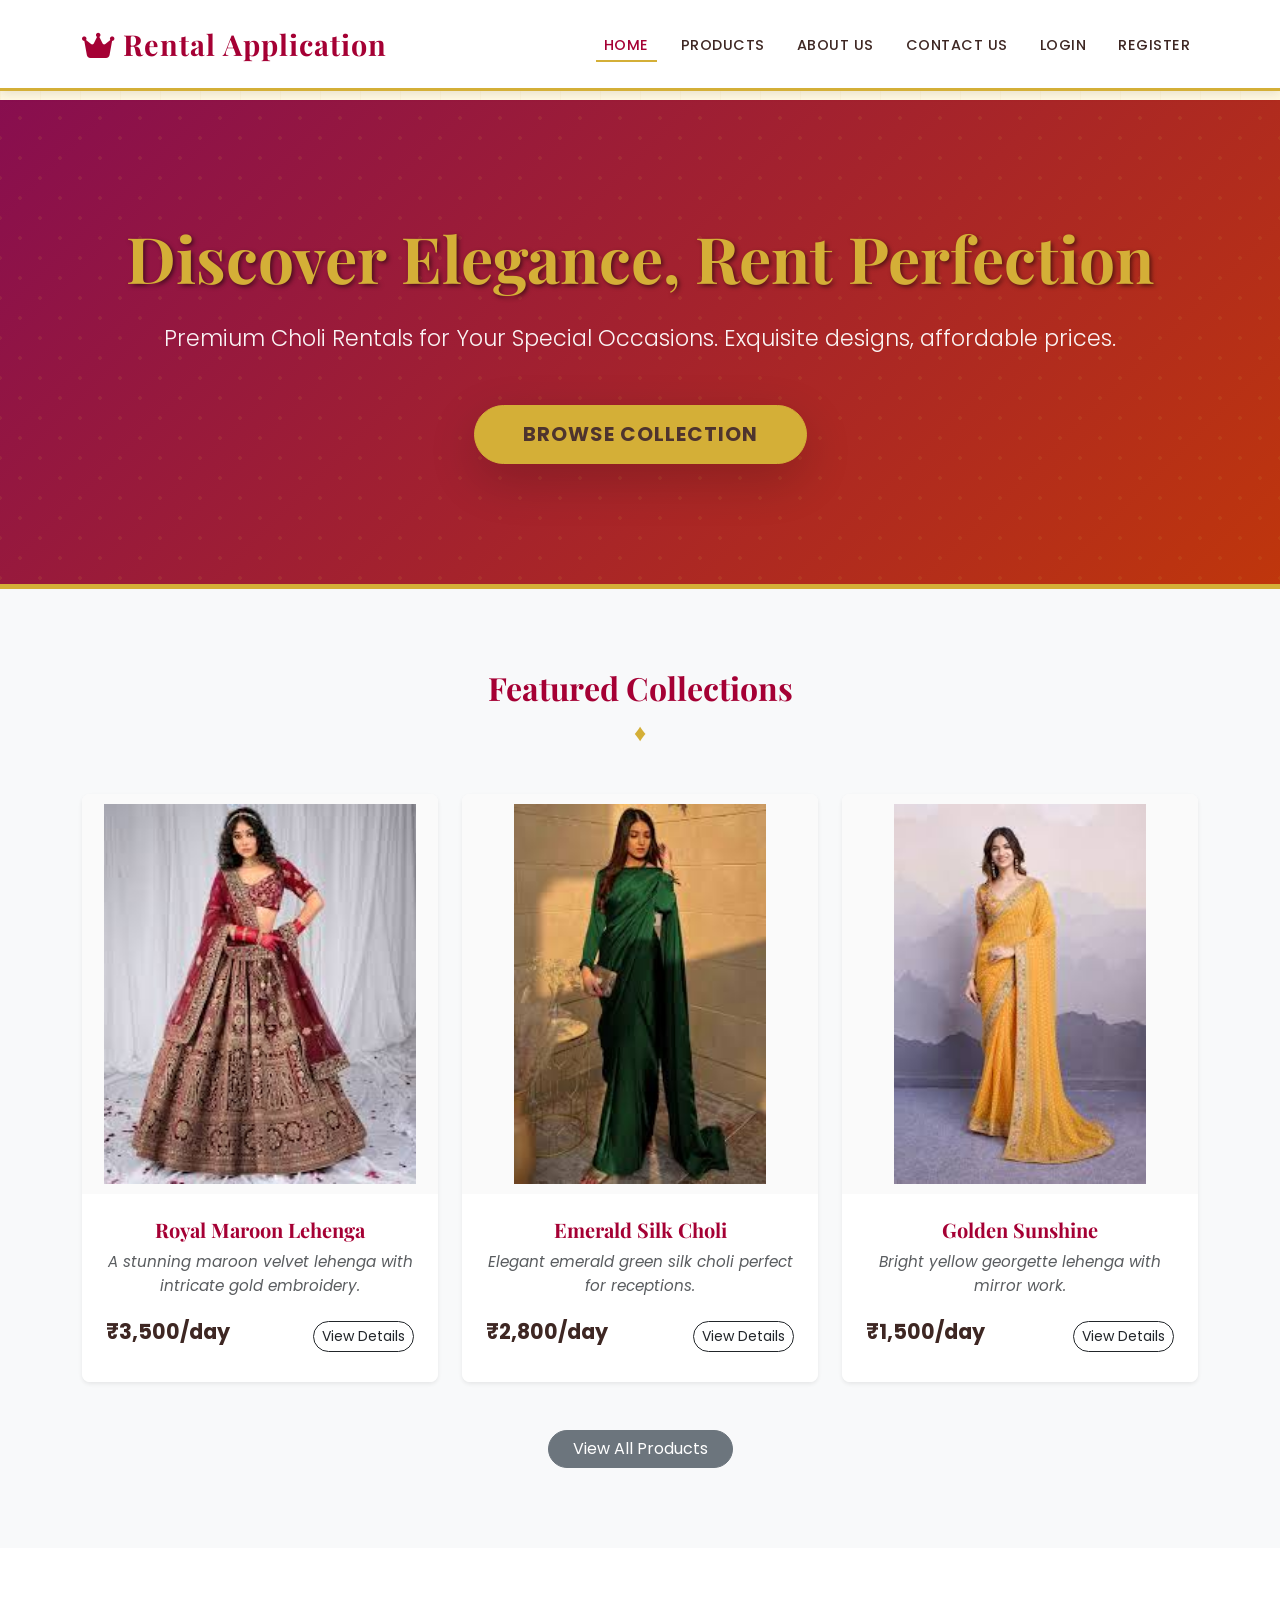
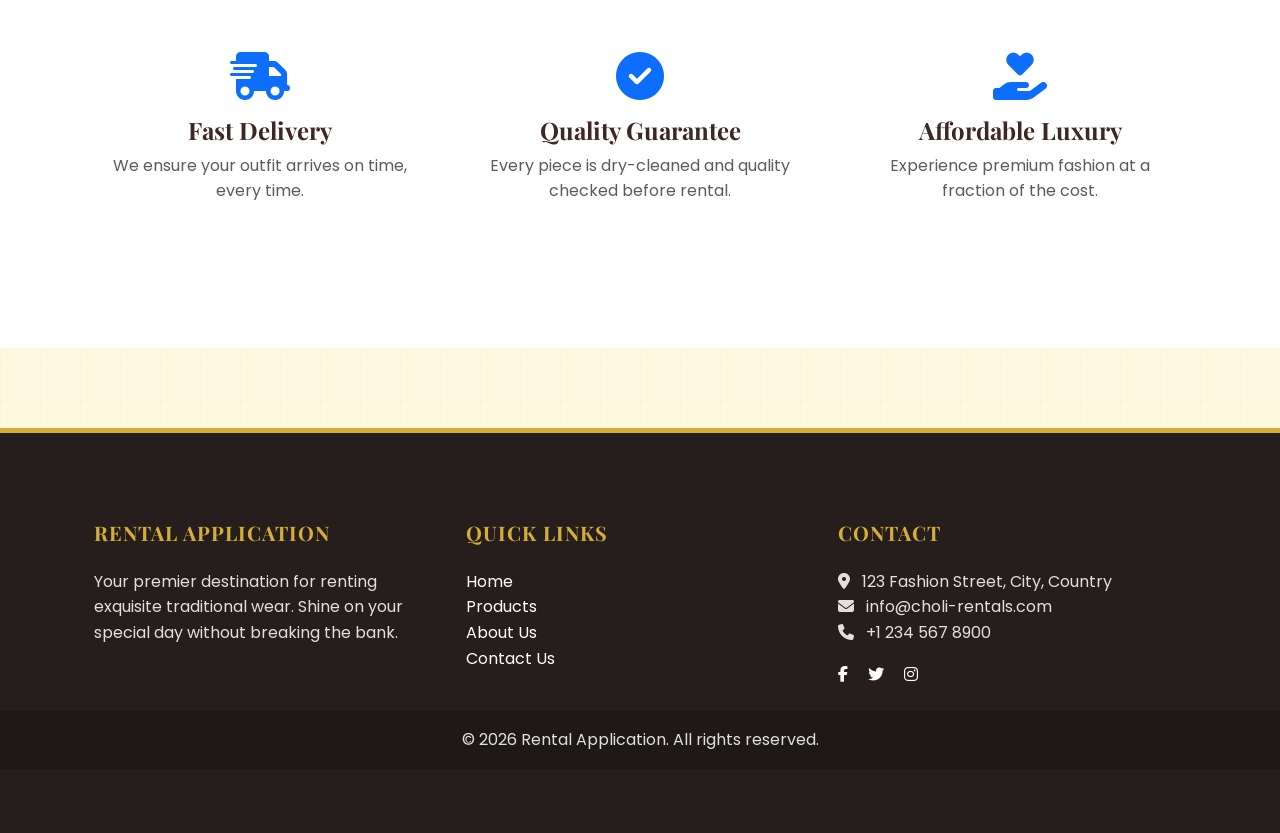
<file: index.html>
<!DOCTYPE html>
<html lang="en">

<head>
    <meta charset="UTF-8">
    <meta name="viewport" content="width=device-width, initial-scale=1.0">
    <title>Home - Rental Application</title>
    <!-- Bootstrap 5 CSS -->
    <link href="https://cdn.jsdelivr.net/npm/bootstrap@5.3.0/dist/css/bootstrap.min.css" rel="stylesheet">
    <!-- Font Awesome -->
    <link href="https://cdnjs.cloudflare.com/ajax/libs/font-awesome/6.4.0/css/all.min.css" rel="stylesheet">
    <!-- Custom CSS -->
    <link rel="stylesheet" href="css/style.css">
</head>

<body>

    <!-- Navbar -->
    <nav class="navbar navbar-expand-lg navbar-light fixed-top bg-white">
        <div class="container">
            <a class="navbar-brand" href="index.html"><i class="fas fa-crown me-2"></i>Rental Application</a>
            <button class="navbar-toggler" type="button" data-bs-toggle="collapse" data-bs-target="#navbarNav"
                aria-controls="navbarNav" aria-expanded="false" aria-label="Toggle navigation">
                <span class="navbar-toggler-icon"></span>
            </button>
            <div class="collapse navbar-collapse" id="navbarNav">
                <ul class="navbar-nav ms-auto">
                    <li class="nav-item">
                        <a class="nav-link active" aria-current="page" href="index.html">Home</a>
                    </li>
                    <li class="nav-item">
                        <a class="nav-link" href="products.html">Products</a>
                    </li>
                    <li class="nav-item">
                        <a class="nav-link" href="about.html">About Us</a>
                    </li>
                    <li class="nav-item">
                        <a class="nav-link" href="contact.html">Contact Us</a>
                    </li>
                    <li class="nav-item">
                        <a class="nav-link" href="login.html">Login</a>
                    </li>
                    <li class="nav-item">
                        <a class="nav-link" href="register.html">Register</a>
                    </li>
                </ul>
            </div>
        </div>
    </nav>

    <!-- Hero Section -->
    <section class="hero-section d-flex align-items-center justify-content-center">
        <div class="container text-center text-white position-relative z-index-1">
            <h1 class="hero-title mb-4">Discover Elegance, Rent Perfection</h1>
            <p class="hero-subtitle mb-5">Premium Choli Rentals for Your Special Occasions. Exquisite designs,
                affordable prices.</p>
            <a href="products.html" class="btn btn-primary btn-lg rounded-pill px-5 shadow-lg">Browse Collection</a>
        </div>
    </section>

    <!-- Featured Products -->
    <section class="section-container bg-light">
        <div class="container">
            <h2 class="section-title fw-bold mb-5">Featured Collections</h2>
            <div class="row g-4">
                <!-- Product 1 -->
                <div class="col-md-4">
                    <div class="card h-100 shadow-sm border-0">
                        <!-- Updated with actual image -->
                        <img src="images/royal-velvet-maroon.jpg" class="card-img-top" alt="Royal Maroon Lehenga">
                        <div class="card-body">
                            <h5 class="card-title">Royal Maroon Lehenga</h5>
                            <p class="card-text text-muted">A stunning maroon velvet lehenga with intricate gold
                                embroidery.</p>
                            <div class="d-flex justify-content-between align-items-center mt-3">
                                <span class="price-tag">₹3,500/day</span>
                                <a href="products.html" class="btn btn-outline-dark btn-sm rounded-pill">View
                                    Details</a>
                            </div>
                        </div>
                    </div>
                </div>
                <!-- Product 2 -->
                <div class="col-md-4">
                    <div class="card h-100 shadow-sm border-0">
                        <!-- Updated with actual image -->
                        <img src="images/emerald-green-silk.jpeg" class="card-img-top" alt="Emerald Silk Choli">
                        <div class="card-body">
                            <h5 class="card-title">Emerald Silk Choli</h5>
                            <p class="card-text text-muted">Elegant emerald green silk choli perfect for receptions.</p>
                            <div class="d-flex justify-content-between align-items-center mt-3">
                                <span class="price-tag">₹2,800/day</span>
                                <a href="products.html" class="btn btn-outline-dark btn-sm rounded-pill">View
                                    Details</a>
                            </div>
                        </div>
                    </div>
                </div>
                <!-- Product 3 -->
                <div class="col-md-4">
                    <div class="card h-100 shadow-sm border-0">
                        <!-- Updated with actual image -->
                        <img src="images/sunshine-yellow-georgette.jpeg" class="card-img-top" alt="Golden Sunshine">
                        <div class="card-body">
                            <h5 class="card-title">Golden Sunshine</h5>
                            <p class="card-text text-muted">Bright yellow georgette lehenga with mirror work.</p>
                            <div class="d-flex justify-content-between align-items-center mt-3">
                                <span class="price-tag">₹1,500/day</span>
                                <a href="products.html" class="btn btn-outline-dark btn-sm rounded-pill">View
                                    Details</a>
                            </div>
                        </div>
                    </div>
                </div>
            </div>
            <div class="text-center mt-5">
                <a href="products.html" class="btn btn-secondary rounded-pill px-4">View All Products</a>
            </div>
        </div>
    </section>

    <!-- Services / Why Choose Us Snippet -->
    <section class="section-container bg-white">
        <div class="container">
            <div class="row text-center">
                <div class="col-md-4 mb-4">
                    <div class="p-4">
                        <i class="fas fa-shipping-fast fa-3x text-primary mb-3"></i>
                        <h4 class="fw-bold">Fast Delivery</h4>
                        <p class="text-muted">We ensure your outfit arrives on time, every time.</p>
                    </div>
                </div>
                <div class="col-md-4 mb-4">
                    <div class="p-4">
                        <i class="fas fa-check-circle fa-3x text-primary mb-3"></i>
                        <h4 class="fw-bold">Quality Guarantee</h4>
                        <p class="text-muted">Every piece is dry-cleaned and quality checked before rental.</p>
                    </div>
                </div>
                <div class="col-md-4 mb-4">
                    <div class="p-4">
                        <i class="fas fa-hand-holding-heart fa-3x text-primary mb-3"></i>
                        <h4 class="fw-bold">Affordable Luxury</h4>
                        <p class="text-muted">Experience premium fashion at a fraction of the cost.</p>
                    </div>
                </div>
            </div>
        </div>
    </section>

    <!-- Footer -->
    <footer class="text-center text-lg-start">
        <div class="container p-4">
            <div class="row">
                <div class="col-lg-4 col-md-12 mb-4 mb-md-0">
                    <h5 class="text-uppercase">Rental Application</h5>
                    <p>
                        Your premier destination for renting exquisite traditional wear.
                        Shine on your special day without breaking the bank.
                    </p>
                </div>
                <div class="col-lg-4 col-md-6 mb-4 mb-md-0">
                    <h5 class="text-uppercase">Quick Links</h5>
                    <ul class="list-unstyled mb-0">
                        <li><a href="index.html" class="text-white">Home</a></li>
                        <li><a href="products.html" class="text-white">Products</a></li>
                        <li><a href="about.html" class="text-white">About Us</a></li>
                        <li><a href="contact.html" class="text-white">Contact Us</a></li>
                    </ul>
                </div>
                <div class="col-lg-4 col-md-6 mb-4 mb-md-0">
                    <h5 class="text-uppercase">Contact</h5>
                    <ul class="list-unstyled">
                        <li><i class="fas fa-map-marker-alt me-2"></i> 123 Fashion Street, City, Country</li>
                        <li><i class="fas fa-envelope me-2"></i> info@choli-rentals.com</li>
                        <li><i class="fas fa-phone me-2"></i> +1 234 567 8900</li>
                    </ul>
                    <div class="mt-3 social-icons">
                        <a href="#" class="text-white me-3"><i class="fab fa-facebook-f"></i></a>
                        <a href="#" class="text-white me-3"><i class="fab fa-twitter"></i></a>
                        <a href="#" class="text-white me-3"><i class="fab fa-instagram"></i></a>
                    </div>
                </div>
            </div>
        </div>
        <div class="text-center p-3" style="background-color: rgba(0, 0, 0, 0.2);">
            © 2026 Rental Application. All rights reserved.
        </div>
    </footer>

    <!-- Scripts -->
    <script src="https://code.jquery.com/jquery-3.7.0.min.js"></script>
    <script src="https://cdn.jsdelivr.net/npm/bootstrap@5.3.0/dist/js/bootstrap.bundle.min.js"></script>
    <script src="js/validation.js"></script>
</body>

</html>
</file>
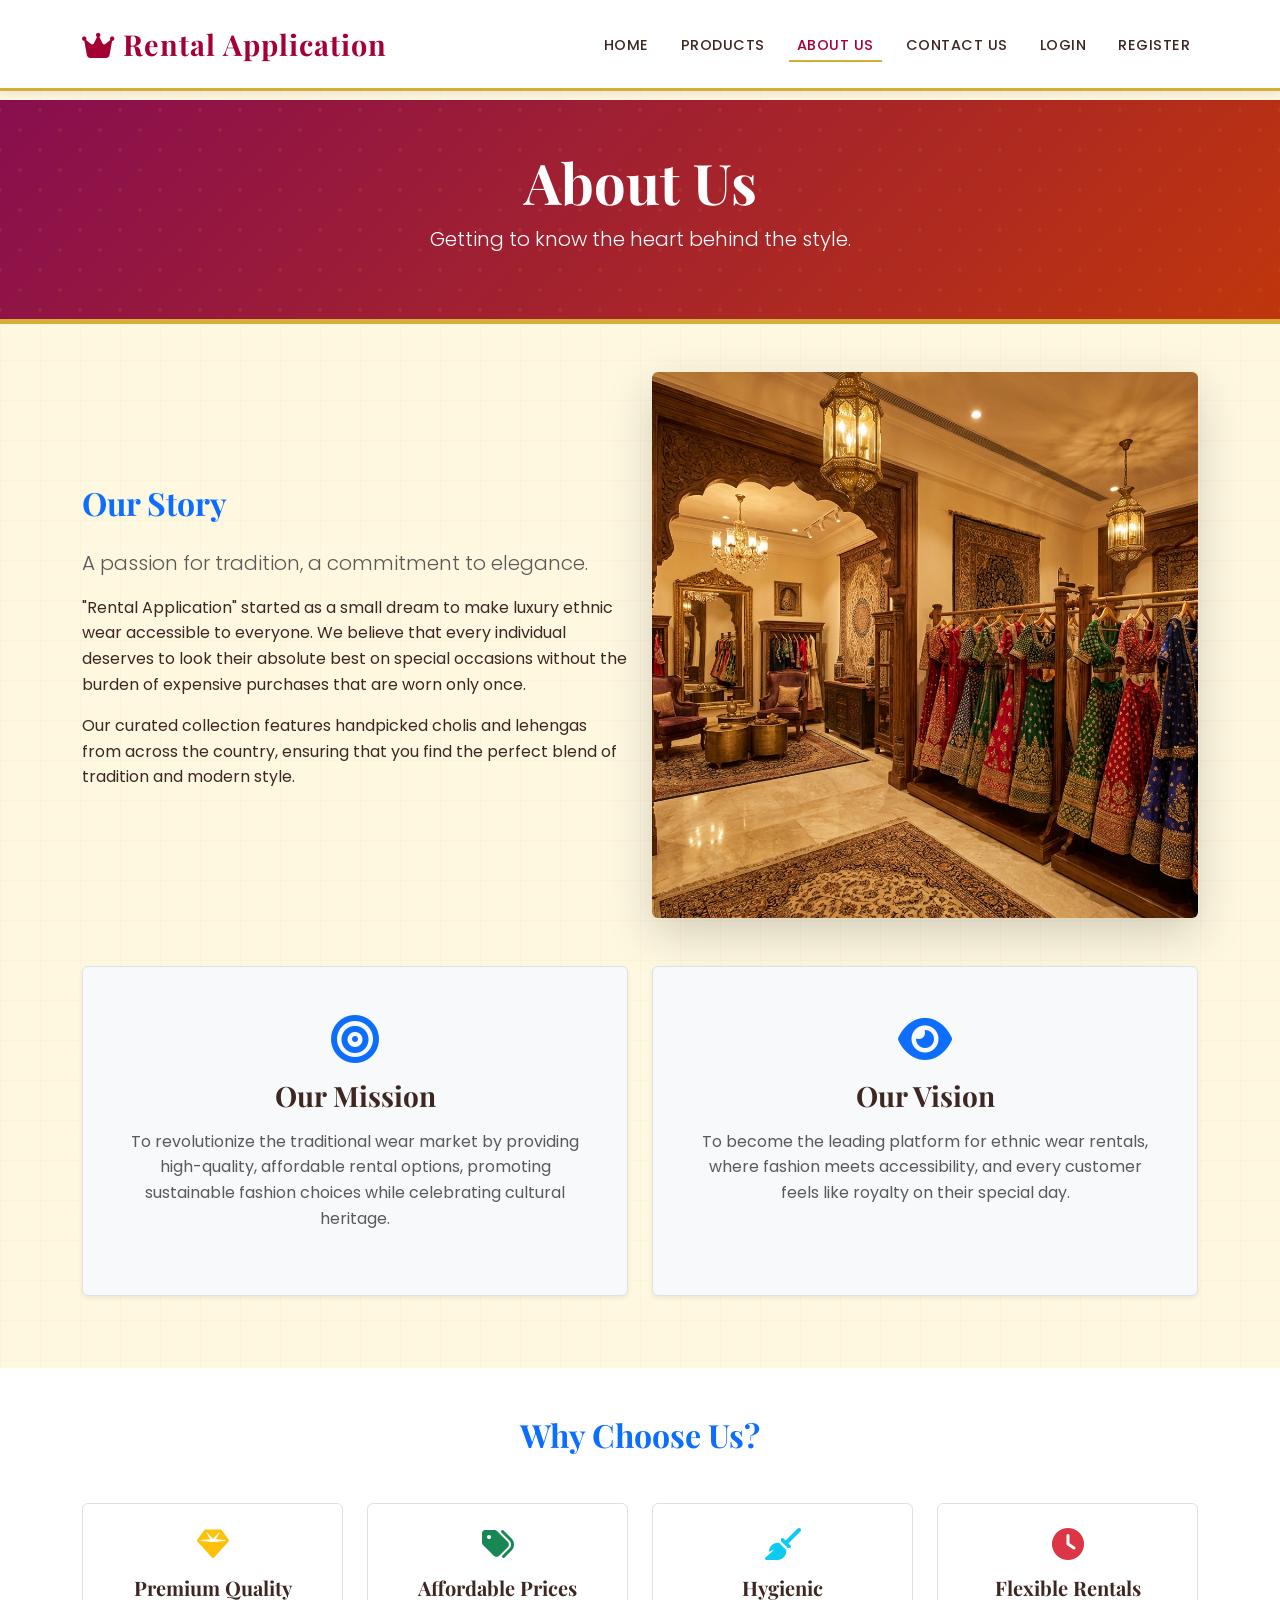
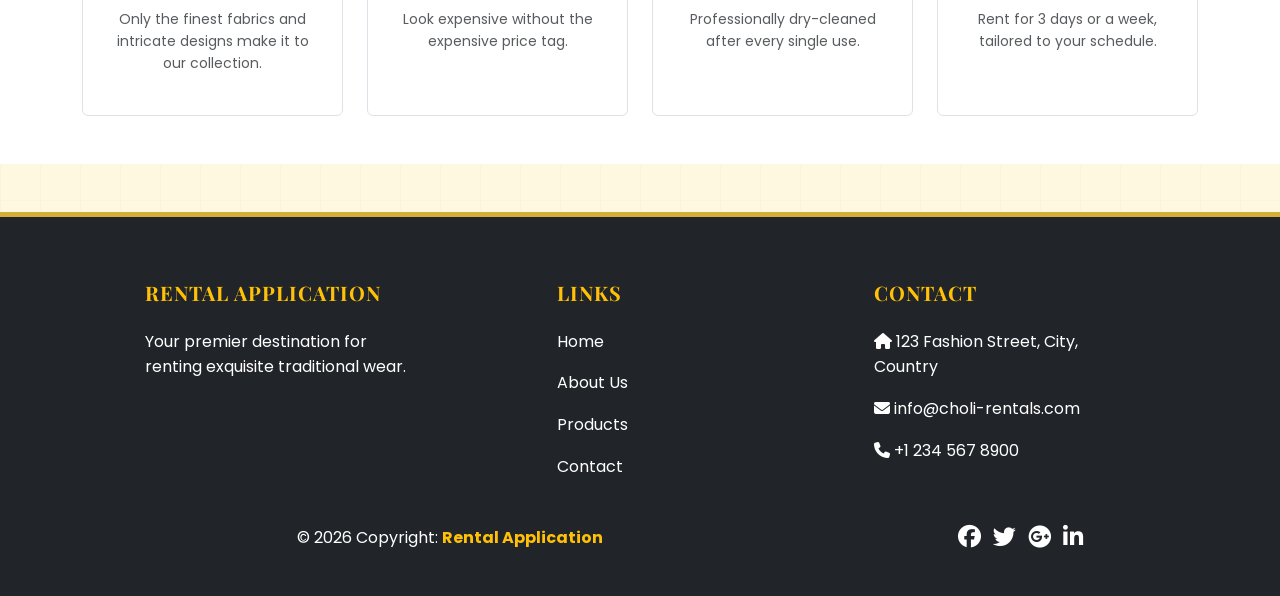
<file: about.html>
<!DOCTYPE html>
<html lang="en">

<head>
    <meta charset="UTF-8">
    <meta name="viewport" content="width=device-width, initial-scale=1.0">
    <title>About Us - Rental Application</title>
    <!-- Bootstrap 5 CSS -->
    <link href="https://cdn.jsdelivr.net/npm/bootstrap@5.3.0/dist/css/bootstrap.min.css" rel="stylesheet">
    <!-- Font Awesome -->
    <link href="https://cdnjs.cloudflare.com/ajax/libs/font-awesome/6.4.0/css/all.min.css" rel="stylesheet">
    <!-- Custom CSS -->
    <link rel="stylesheet" href="css/style.css">
</head>

<body>

    <!-- Navbar -->
    <nav class="navbar navbar-expand-lg navbar-light fixed-top bg-white">
        <div class="container">
            <a class="navbar-brand" href="index.html"><i class="fas fa-crown me-2"></i>Rental Application</a>
            <button class="navbar-toggler" type="button" data-bs-toggle="collapse" data-bs-target="#navbarNav">
                <span class="navbar-toggler-icon"></span>
            </button>
            <div class="collapse navbar-collapse" id="navbarNav">
                <ul class="navbar-nav ms-auto">
                    <li class="nav-item">
                        <a class="nav-link" href="index.html">Home</a>
                    </li>
                    <li class="nav-item">
                        <a class="nav-link" href="products.html">Products</a>
                    </li>
                    <li class="nav-item">
                        <a class="nav-link active" aria-current="page" href="about.html">About Us</a>
                    </li>
                    <li class="nav-item">
                        <a class="nav-link" href="contact.html">Contact Us</a>
                    </li>
                    <li class="nav-item">
                        <a class="nav-link" href="login.html">Login</a>
                    </li>
                    <li class="nav-item">
                        <a class="nav-link" href="register.html">Register</a>
                    </li>
                </ul>
            </div>
        </div>
    </nav>

    <!-- Hero / Header -->
    <div class="hero-section py-5 text-center">
        <h1 class="display-4 fw-bold">About Us</h1>
        <p class="lead">Getting to know the heart behind the style.</p>
    </div>

    <!-- About Content -->
    <section class="py-5">
        <div class="container">
            <div class="row align-items-center mb-5">
                <div class="col-lg-6">
                    <h2 class="fw-bold text-primary mb-4">Our Story</h2>
                    <p class="lead text-muted">A passion for tradition, a commitment to elegance.</p>
                    <p>
                        "Rental Application" started as a small dream to make luxury ethnic wear accessible to everyone.
                        We believe that every individual deserves to look their absolute best on special occasions
                        without the burden of expensive purchases that are worn only once.
                    </p>
                    <p>
                        Our curated collection features handpicked cholis and lehengas from across the country, ensuring
                        that you find the perfect blend of tradition and modern style.
                    </p>
                </div>
                <!-- Updated Our Story Image -->
                <div class="col-lg-6">
                    <img src="images/our-story.png" alt="Our Boutique Interior" class="img-fluid rounded shadow-lg">
                </div>
            </div>

            <div class="row text-center mt-5">
                <div class="col-md-6 mb-4">
                    <div class="p-5 shadow-sm rounded border bg-light h-100">
                        <i class="fas fa-bullseye fa-3x text-primary mb-3"></i>
                        <h3 class="fw-bold mb-3">Our Mission</h3>
                        <p class="text-muted">
                            To revolutionize the traditional wear market by providing high-quality, affordable rental
                            options, promoting sustainable fashion choices while celebrating cultural heritage.
                        </p>
                    </div>
                </div>
                <div class="col-md-6 mb-4">
                    <div class="p-5 shadow-sm rounded border bg-light h-100">
                        <i class="fas fa-eye fa-3x text-primary mb-3"></i>
                        <h3 class="fw-bold mb-3">Our Vision</h3>
                        <p class="text-muted">
                            To become the leading platform for ethnic wear rentals, where fashion meets accessibility,
                            and every customer feels like royalty on their special day.
                        </p>
                    </div>
                </div>
            </div>
        </div>
    </section>

    <!-- Why Choose Us -->
    <section class="py-5 bg-white">
        <div class="container">
            <h2 class="text-center fw-bold text-primary mb-5">Why Choose Us?</h2>
            <div class="row g-4">
                <div class="col-md-3 text-center">
                    <div class="p-4 border rounded shadow-hover h-100">
                        <i class="fas fa-gem fa-2x text-warning mb-3"></i>
                        <h5 class="fw-bold">Premium Quality</h5>
                        <p class="small text-muted">Only the finest fabrics and intricate designs make it to our
                            collection.</p>
                    </div>
                </div>
                <div class="col-md-3 text-center">
                    <div class="p-4 border rounded shadow-hover h-100">
                        <i class="fas fa-tags fa-2x text-success mb-3"></i>
                        <h5 class="fw-bold">Affordable Prices</h5>
                        <p class="small text-muted">Look expensive without the expensive price tag.</p>
                    </div>
                </div>
                <div class="col-md-3 text-center">
                    <div class="p-4 border rounded shadow-hover h-100">
                        <i class="fas fa-broom fa-2x text-info mb-3"></i>
                        <h5 class="fw-bold">Hygienic</h5>
                        <p class="small text-muted">Professionally dry-cleaned after every single use.</p>
                    </div>
                </div>
                <div class="col-md-3 text-center">
                    <div class="p-4 border rounded shadow-hover h-100">
                        <i class="fas fa-clock fa-2x text-danger mb-3"></i>
                        <h5 class="fw-bold">Flexible Rentals</h5>
                        <p class="small text-muted">Rent for 3 days or a week, tailored to your schedule.</p>
                    </div>
                </div>
            </div>
        </div>
    </section>

    <!-- Footer -->
    <footer class="bg-dark text-white pt-5 pb-4 mt-5">
        <div class="container text-center text-md-start">
            <div class="row text-center text-md-start">
                <div class="col-md-3 col-lg-3 col-xl-3 mx-auto mt-3">
                    <h5 class="text-uppercase mb-4 font-weight-bold text-warning">Rental Application</h5>
                    <p>Your premier destination for renting exquisite traditional wear.</p>
                </div>
                <div class="col-md-2 col-lg-2 col-xl-2 mx-auto mt-3">
                    <h5 class="text-uppercase mb-4 font-weight-bold text-warning">Links</h5>
                    <p><a href="index.html" class="text-white" style="text-decoration: none;">Home</a></p>
                    <p><a href="about.html" class="text-white" style="text-decoration: none;">About Us</a></p>
                    <p><a href="products.html" class="text-white" style="text-decoration: none;">Products</a></p>
                    <p><a href="contact.html" class="text-white" style="text-decoration: none;">Contact</a></p>
                </div>
                <div class="col-md-4 col-lg-3 col-xl-3 mx-auto mt-3">
                    <h5 class="text-uppercase mb-4 font-weight-bold text-warning">Contact</h5>
                    <p><i class="fas fa-home mr-3"></i> 123 Fashion Street, City, Country</p>
                    <p><i class="fas fa-envelope mr-3"></i> info@choli-rentals.com</p>
                    <p><i class="fas fa-phone mr-3"></i> +1 234 567 8900</p>
                </div>
            </div>
            <div class="row align-items-center mt-4">
                <div class="col-md-7 col-lg-8">
                    <p class="text-center text-md-left">© 2026 Copyright:
                        <a href="#" style="text-decoration: none;"> <strong class="text-warning">Rental
                                Application</strong></a>
                    </p>
                </div>
                <div class="col-md-5 col-lg-4">
                    <div class="text-center text-md-right">
                        <ul class="list-unstyled list-inline">
                            <li class="list-inline-item">
                                <a href="#" class="btn-floating btn-sm text-white" style="font-size: 23px;"><i
                                        class="fab fa-facebook"></i></a>
                            </li>
                            <li class="list-inline-item">
                                <a href="#" class="btn-floating btn-sm text-white" style="font-size: 23px;"><i
                                        class="fab fa-twitter"></i></a>
                            </li>
                            <li class="list-inline-item">
                                <a href="#" class="btn-floating btn-sm text-white" style="font-size: 23px;"><i
                                        class="fab fa-google-plus"></i></a>
                            </li>
                            <li class="list-inline-item">
                                <a href="#" class="btn-floating btn-sm text-white" style="font-size: 23px;"><i
                                        class="fab fa-linkedin-in"></i></a>
                            </li>
                        </ul>
                    </div>
                </div>
            </div>
        </div>
    </footer>

    <!-- Scripts -->
    <script src="https://code.jquery.com/jquery-3.7.0.min.js"></script>
    <script src="https://cdn.jsdelivr.net/npm/bootstrap@5.3.0/dist/js/bootstrap.bundle.min.js"></script>
</body>

</html>
</file>
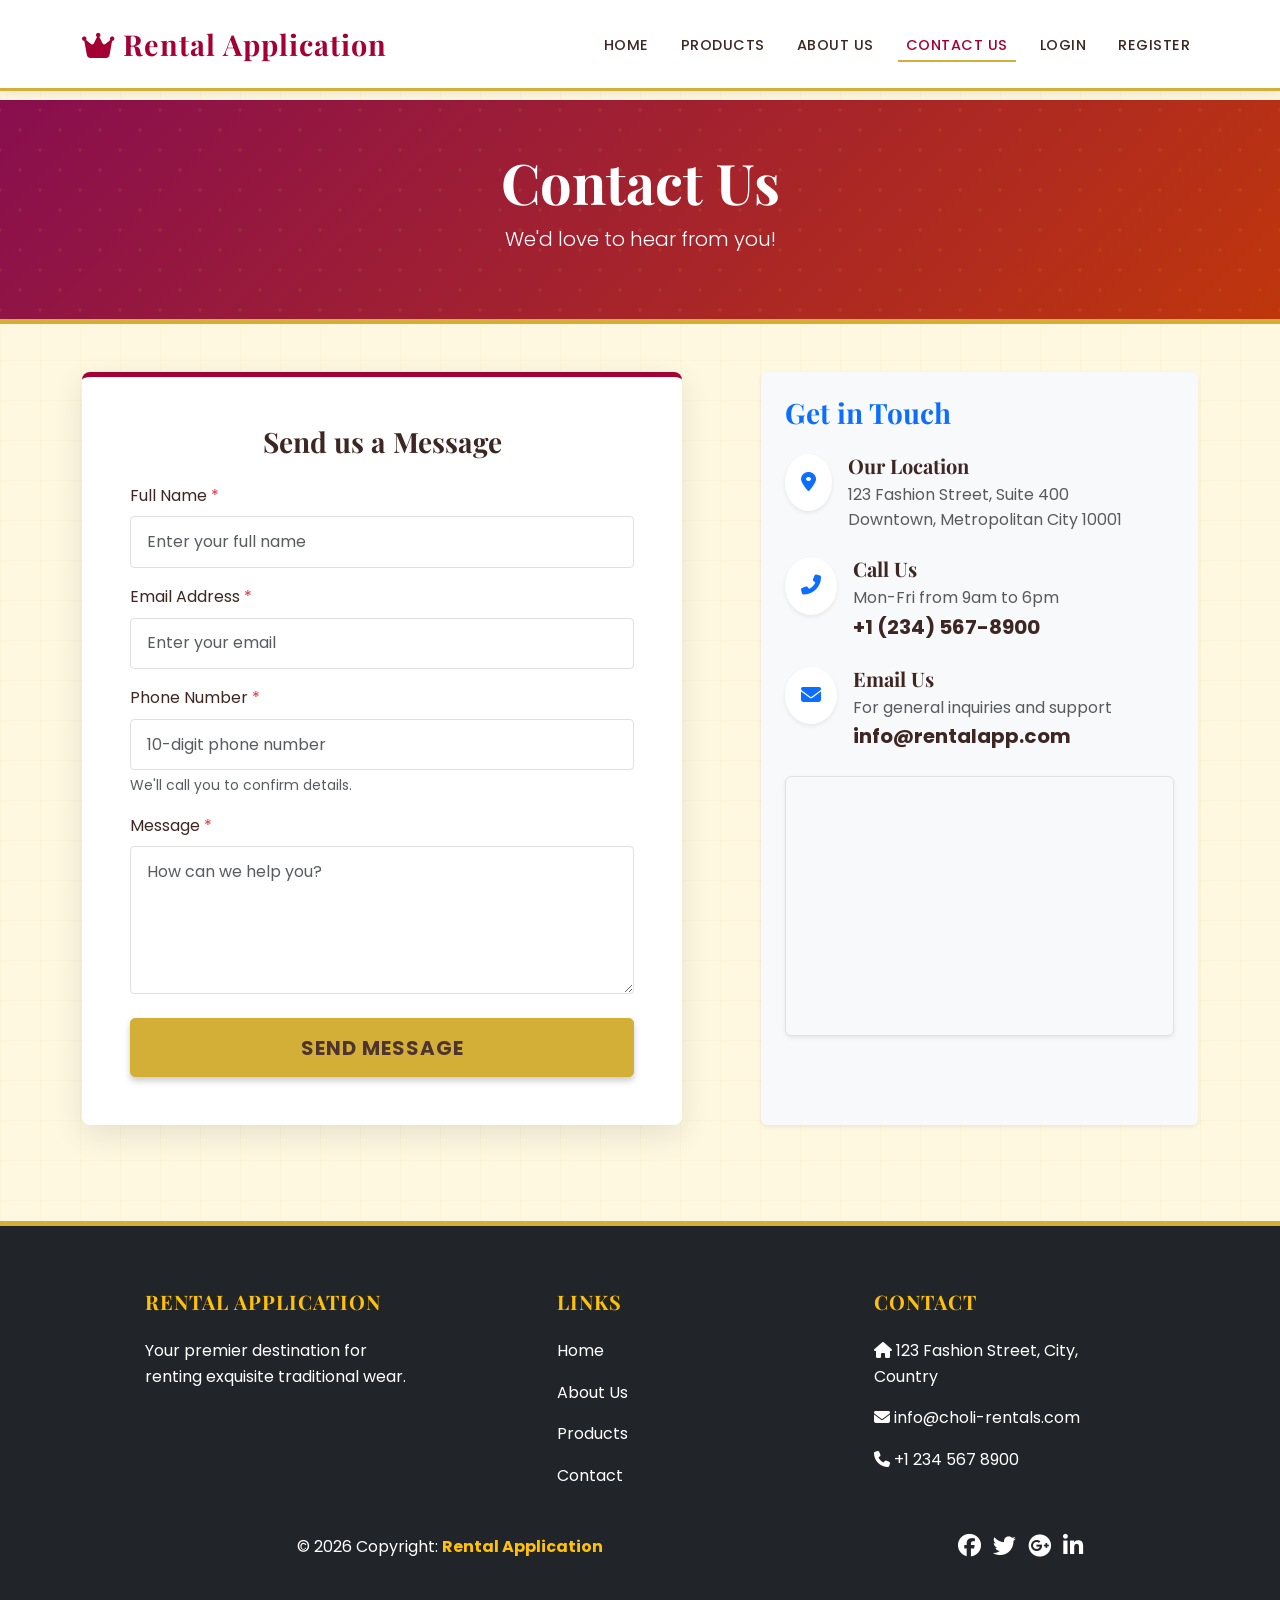
<file: contact.html>
<!DOCTYPE html>
<html lang="en">

<head>
    <meta charset="UTF-8">
    <meta name="viewport" content="width=device-width, initial-scale=1.0">
    <title>Contact Us - Rental Application</title>
    <!-- Bootstrap 5 CSS -->
    <link href="https://cdn.jsdelivr.net/npm/bootstrap@5.3.0/dist/css/bootstrap.min.css" rel="stylesheet">
    <!-- Font Awesome -->
    <link href="https://cdnjs.cloudflare.com/ajax/libs/font-awesome/6.4.0/css/all.min.css" rel="stylesheet">
    <!-- Custom CSS -->
    <link rel="stylesheet" href="css/style.css">
</head>

<body>

    <!-- Navbar -->
    <nav class="navbar navbar-expand-lg navbar-light fixed-top bg-white">
        <div class="container">
            <a class="navbar-brand" href="index.html"><i class="fas fa-crown me-2"></i>Rental Application</a>
            <button class="navbar-toggler" type="button" data-bs-toggle="collapse" data-bs-target="#navbarNav">
                <span class="navbar-toggler-icon"></span>
            </button>
            <div class="collapse navbar-collapse" id="navbarNav">
                <ul class="navbar-nav ms-auto">
                    <li class="nav-item">
                        <a class="nav-link" href="index.html">Home</a>
                    </li>
                    <li class="nav-item">
                        <a class="nav-link" href="products.html">Products</a>
                    </li>
                    <li class="nav-item">
                        <a class="nav-link" href="about.html">About Us</a>
                    </li>
                    <li class="nav-item">
                        <a class="nav-link active" aria-current="page" href="contact.html">Contact Us</a>
                    </li>
                    <li class="nav-item">
                        <a class="nav-link" href="login.html">Login</a>
                    </li>
                    <li class="nav-item">
                        <a class="nav-link" href="register.html">Register</a>
                    </li>
                </ul>
            </div>
        </div>
    </nav>

    <!-- Header -->
    <div class="hero-section py-5 text-center">
        <h1 class="display-4 fw-bold">Contact Us</h1>
        <p class="lead">We'd love to hear from you!</p>
    </div>

    <!-- Contact Content -->
    <div class="container py-5">
        <div class="row g-5">
            <!-- Contact Form -->
            <div class="col-lg-7">
                <div class="form-container m-0 w-100 h-100">
                    <h3 class="mb-4 text-center fw-bold">Send us a Message</h3>

                    <!-- Success Alert -->
                    <div id="contactSuccess" class="alert alert-success" role="alert" style="display: none;">
                        <i class="fas fa-check-circle me-2"></i> Your message has been sent successfully!
                    </div>

                    <form id="contactForm" novalidate>
                        <div class="mb-3">
                            <label for="contactName" class="form-label">Full Name <span
                                    class="text-danger">*</span></label>
                            <input type="text" class="form-control" id="contactName" placeholder="Enter your full name"
                                required>
                        </div>
                        <div class="mb-3">
                            <label for="contactEmail" class="form-label">Email Address <span
                                    class="text-danger">*</span></label>
                            <input type="email" class="form-control" id="contactEmail" placeholder="Enter your email"
                                required>
                        </div>
                        <div class="mb-3">
                            <label for="contactPhone" class="form-label">Phone Number <span
                                    class="text-danger">*</span></label>
                            <input type="tel" class="form-control" id="contactPhone" placeholder="10-digit phone number"
                                required>
                            <div class="form-text">We'll call you to confirm details.</div>
                        </div>
                        <div class="mb-3">
                            <label for="contactMessage" class="form-label">Message <span
                                    class="text-danger">*</span></label>
                            <textarea class="form-control" id="contactMessage" rows="5"
                                placeholder="How can we help you?" required></textarea>
                        </div>
                        <div class="d-grid mt-4">
                            <button type="submit" class="btn btn-primary btn-lg">Send Message</button>
                        </div>
                    </form>
                </div>
            </div>

            <!-- Contact Details -->
            <div class="col-lg-5">
                <div class="p-4 bg-light rounded shadow-sm h-100">
                    <h3 class="mb-4 fw-bold text-primary">Get in Touch</h3>
                    <div class="d-flex align-items-start mb-4">
                        <div class="bg-white p-3 rounded-circle shadow-sm text-primary me-3">
                            <i class="fas fa-map-marker-alt fa-lg"></i>
                        </div>
                        <div>
                            <h5 class="fw-bold mb-1">Our Location</h5>
                            <p class="text-muted mb-0">123 Fashion Street, Suite 400<br>Downtown, Metropolitan City
                                10001</p>
                        </div>
                    </div>
                    <div class="d-flex align-items-start mb-4">
                        <div class="bg-white p-3 rounded-circle shadow-sm text-primary me-3">
                            <i class="fas fa-phone-alt fa-lg"></i>
                        </div>
                        <div>
                            <h5 class="fw-bold mb-1">Call Us</h5>
                            <p class="text-muted mb-0">Mon-Fri from 9am to 6pm</p>
                            <a href="tel:+12345678900" class="text-decoration-none fw-bold fs-5">+1 (234) 567-8900</a>
                        </div>
                    </div>
                    <div class="d-flex align-items-start mb-4">
                        <div class="bg-white p-3 rounded-circle shadow-sm text-primary me-3">
                            <i class="fas fa-envelope fa-lg"></i>
                        </div>
                        <div>
                            <h5 class="fw-bold mb-1">Email Us</h5>
                            <p class="text-muted mb-0">For general inquiries and support</p>
                            <a href="mailto:info@rentalapp.com"
                                class="text-decoration-none fw-bold fs-5">info@rentalapp.com</a>
                        </div>
                    </div>

                    <!-- Map -->
                    <div class="mt-4 rounded overflow-hidden shadow-sm border">
                        <iframe
                            src="https://www.google.com/maps/embed?pb=!1m18!1m12!1m3!1d15128.532326922588!2d73.745678!3d18.572345!2m3!1f0!2f0!3f0!3m2!1i1024!2i768!4f13.1!3m3!1m2!1s0x3bc2b9f3d3bf50ad%3A0xc39p3d6a2f8d8b13!2sHinjewadi%2C%20Pune%2C%20Maharashtra!5e0!3m2!1sen!2sin!4v1628765432109!5m2!1sen!2sin"
                            width="100%" height="250" style="border:0;" allowfullscreen="" loading="lazy"></iframe>
                    </div>
                </div>
            </div>
        </div>
    </div>

    <!-- Footer -->
    <footer class="bg-dark text-white pt-5 pb-4 mt-5">
        <div class="container text-center text-md-start">
            <div class="row text-center text-md-start">
                <div class="col-md-3 col-lg-3 col-xl-3 mx-auto mt-3">
                    <h5 class="text-uppercase mb-4 font-weight-bold text-warning">Rental Application</h5>
                    <p>Your premier destination for renting exquisite traditional wear.</p>
                </div>
                <div class="col-md-2 col-lg-2 col-xl-2 mx-auto mt-3">
                    <h5 class="text-uppercase mb-4 font-weight-bold text-warning">Links</h5>
                    <p><a href="index.html" class="text-white" style="text-decoration: none;">Home</a></p>
                    <p><a href="about.html" class="text-white" style="text-decoration: none;">About Us</a></p>
                    <p><a href="products.html" class="text-white" style="text-decoration: none;">Products</a></p>
                    <p><a href="contact.html" class="text-white" style="text-decoration: none;">Contact</a></p>
                </div>
                <div class="col-md-4 col-lg-3 col-xl-3 mx-auto mt-3">
                    <h5 class="text-uppercase mb-4 font-weight-bold text-warning">Contact</h5>
                    <p><i class="fas fa-home mr-3"></i> 123 Fashion Street, City, Country</p>
                    <p><i class="fas fa-envelope mr-3"></i> info@choli-rentals.com</p>
                    <p><i class="fas fa-phone mr-3"></i> +1 234 567 8900</p>
                </div>
            </div>
            <div class="row align-items-center mt-4">
                <div class="col-md-7 col-lg-8">
                    <p class="text-center text-md-left">© 2026 Copyright:
                        <a href="#" style="text-decoration: none;"> <strong class="text-warning">Rental
                                Application</strong></a>
                    </p>
                </div>
                <div class="col-md-5 col-lg-4">
                    <div class="text-center text-md-right">
                        <ul class="list-unstyled list-inline">
                            <li class="list-inline-item">
                                <a href="#" class="btn-floating btn-sm text-white" style="font-size: 23px;"><i
                                        class="fab fa-facebook"></i></a>
                            </li>
                            <li class="list-inline-item">
                                <a href="#" class="btn-floating btn-sm text-white" style="font-size: 23px;"><i
                                        class="fab fa-twitter"></i></a>
                            </li>
                            <li class="list-inline-item">
                                <a href="#" class="btn-floating btn-sm text-white" style="font-size: 23px;"><i
                                        class="fab fa-google-plus"></i></a>
                            </li>
                            <li class="list-inline-item">
                                <a href="#" class="btn-floating btn-sm text-white" style="font-size: 23px;"><i
                                        class="fab fa-linkedin-in"></i></a>
                            </li>
                        </ul>
                    </div>
                </div>
            </div>
        </div>
    </footer>

    <!-- Scripts -->
    <script src="https://code.jquery.com/jquery-3.7.0.min.js"></script>
    <script src="https://cdn.jsdelivr.net/npm/bootstrap@5.3.0/dist/js/bootstrap.bundle.min.js"></script>
    <script src="js/validation.js"></script>
</body>

</html>
</file>
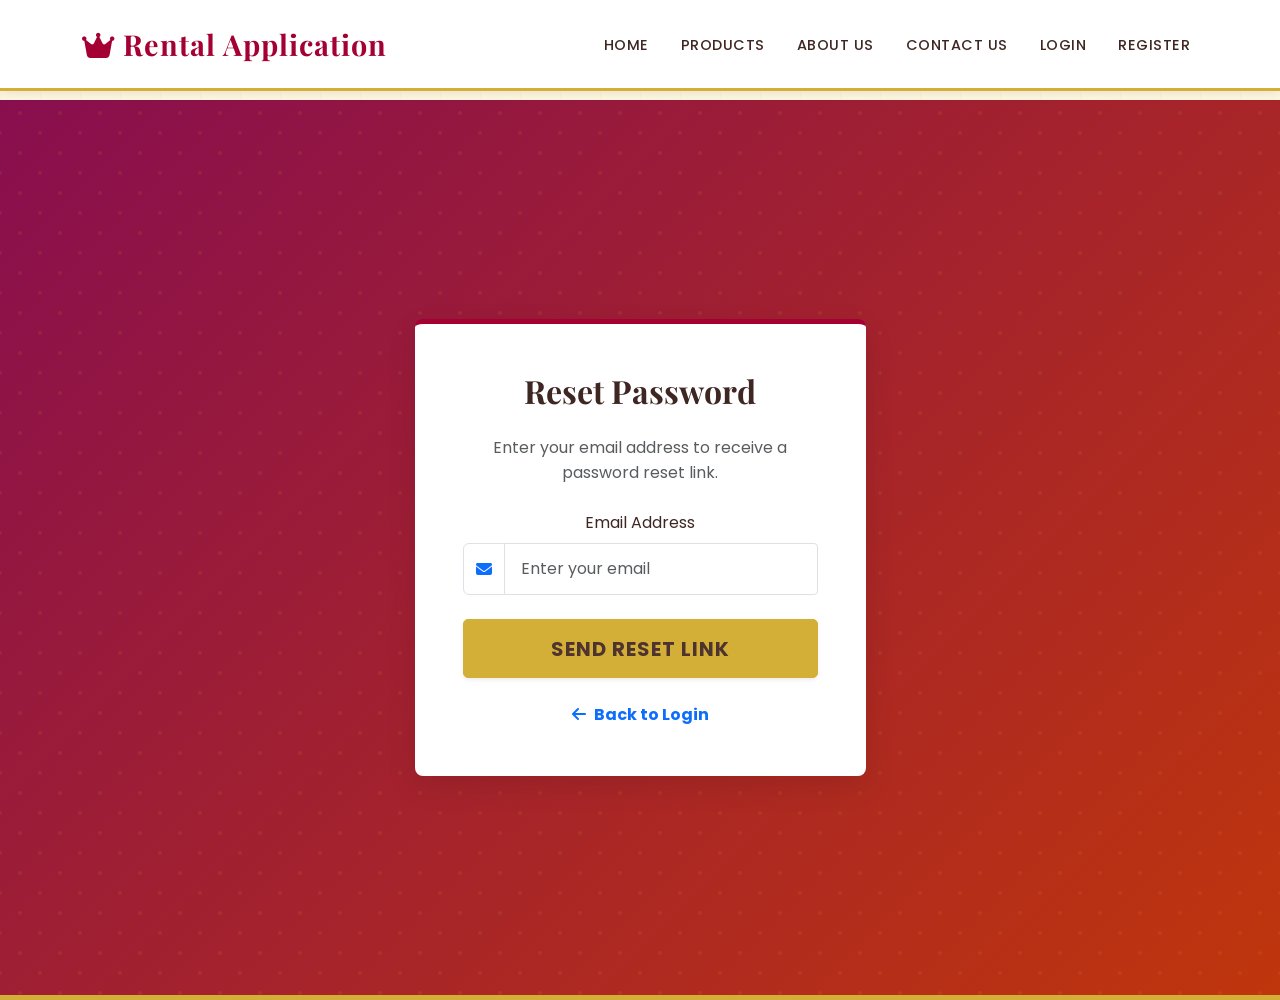
<file: forgot-password.html>
<!DOCTYPE html>
<html lang="en">

<head>
    <meta charset="UTF-8">
    <meta name="viewport" content="width=device-width, initial-scale=1.0">
    <title>Forgot Password - Rental Application</title>
    <!-- Bootstrap 5 CSS -->
    <link href="https://cdn.jsdelivr.net/npm/bootstrap@5.3.0/dist/css/bootstrap.min.css" rel="stylesheet">
    <!-- Font Awesome -->
    <link href="https://cdnjs.cloudflare.com/ajax/libs/font-awesome/6.4.0/css/all.min.css" rel="stylesheet">
    <!-- Custom CSS -->
    <link rel="stylesheet" href="css/style.css">
</head>

<body>

    <!-- Navbar -->
    <nav class="navbar navbar-expand-lg navbar-light fixed-top bg-white">
        <div class="container">
            <a class="navbar-brand" href="index.html"><i class="fas fa-crown me-2"></i>Rental Application</a>
            <button class="navbar-toggler" type="button" data-bs-toggle="collapse" data-bs-target="#navbarNav">
                <span class="navbar-toggler-icon"></span>
            </button>
            <div class="collapse navbar-collapse" id="navbarNav">
                <ul class="navbar-nav ms-auto">
                    <li class="nav-item">
                        <a class="nav-link" href="index.html">Home</a>
                    </li>
                    <li class="nav-item">
                        <a class="nav-link" href="products.html">Products</a>
                    </li>
                    <li class="nav-item">
                        <a class="nav-link" href="about.html">About Us</a>
                    </li>
                    <li class="nav-item">
                        <a class="nav-link" href="contact.html">Contact Us</a>
                    </li>
                    <li class="nav-item">
                        <a class="nav-link" href="login.html">Login</a>
                    </li>
                    <li class="nav-item">
                        <a class="nav-link" href="register.html">Register</a>
                    </li>
                </ul>
            </div>
        </div>
    </nav>

    <!-- Forgot Password Content -->
    <div class="hero-section py-5 d-flex align-items-center justify-content-center" style="min-height: 100vh;">
        <div class="container">
            <div class="row justify-content-center">
                <div class="col-md-6 col-lg-5">
                    <div class="form-container">
                        <h2 class="text-center mb-4 fw-bold">Reset Password</h2>
                        <p class="text-muted text-center mb-4">Enter your email address to receive a password reset
                            link.</p>

                        <!-- Success Alert -->
                        <div id="forgotSuccess" class="alert alert-success" role="alert" style="display: none;">
                            <i class="fas fa-check-circle me-2"></i> Password reset link sent to your email!
                        </div>

                        <form id="forgotPasswordForm" novalidate>
                            <div class="mb-4">
                                <label for="forgotEmail" class="form-label">Email Address</label>
                                <div class="input-group">
                                    <span class="input-group-text bg-white"><i
                                            class="fas fa-envelope text-primary"></i></span>
                                    <input type="email" class="form-control" id="forgotEmail"
                                        placeholder="Enter your email" required>
                                </div>
                            </div>

                            <div class="d-grid gap-2">
                                <button type="submit" class="btn btn-primary btn-lg shadow-sm">Send Reset Link</button>
                            </div>

                            <div class="text-center mt-4">
                                <a href="login.html" class="fw-bold text-primary text-decoration-none"><i
                                        class="fas fa-arrow-left me-2"></i>Back to Login</a>
                            </div>
                        </form>
                    </div>
                </div>
            </div>
        </div>
    </div>

    <!-- Scripts -->
    <script src="https://code.jquery.com/jquery-3.7.0.min.js"></script>
    <script src="https://cdn.jsdelivr.net/npm/bootstrap@5.3.0/dist/js/bootstrap.bundle.min.js"></script>
    <script src="js/validation.js"></script>
</body>

</html>
</file>
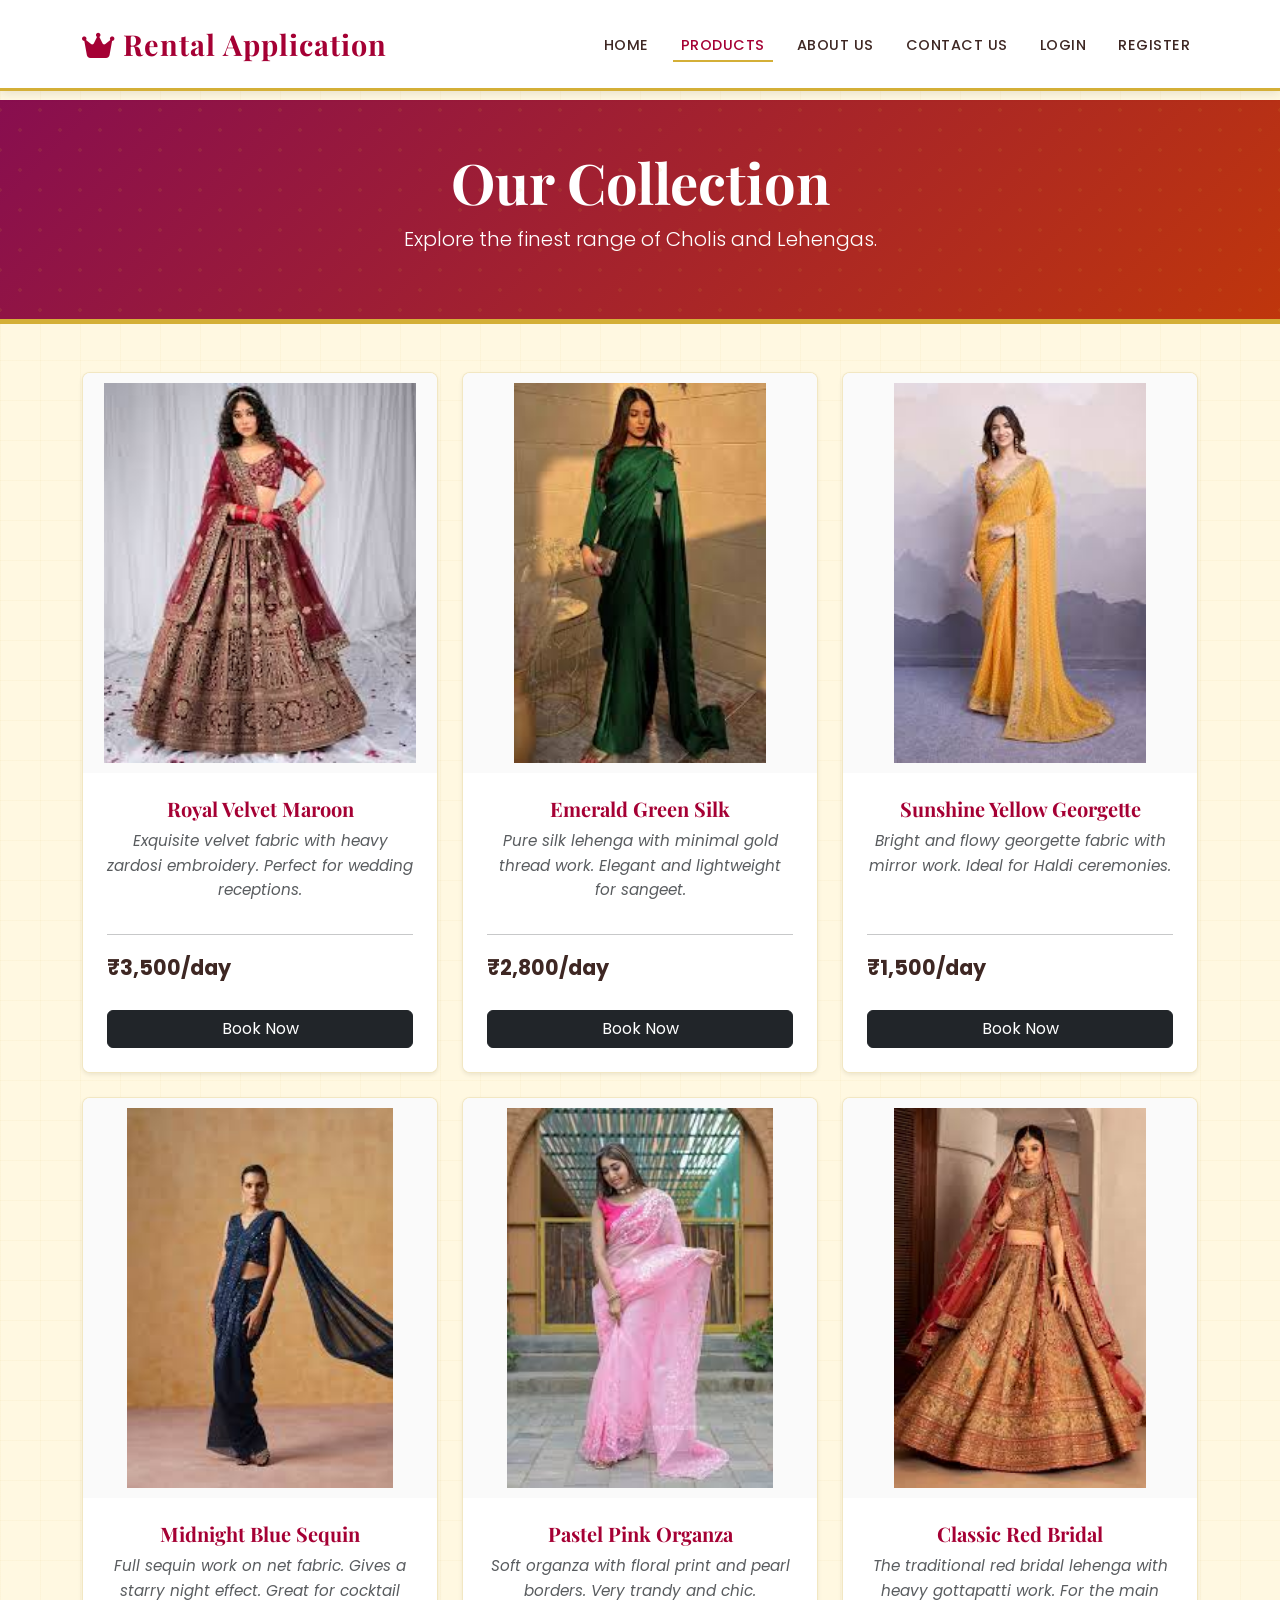
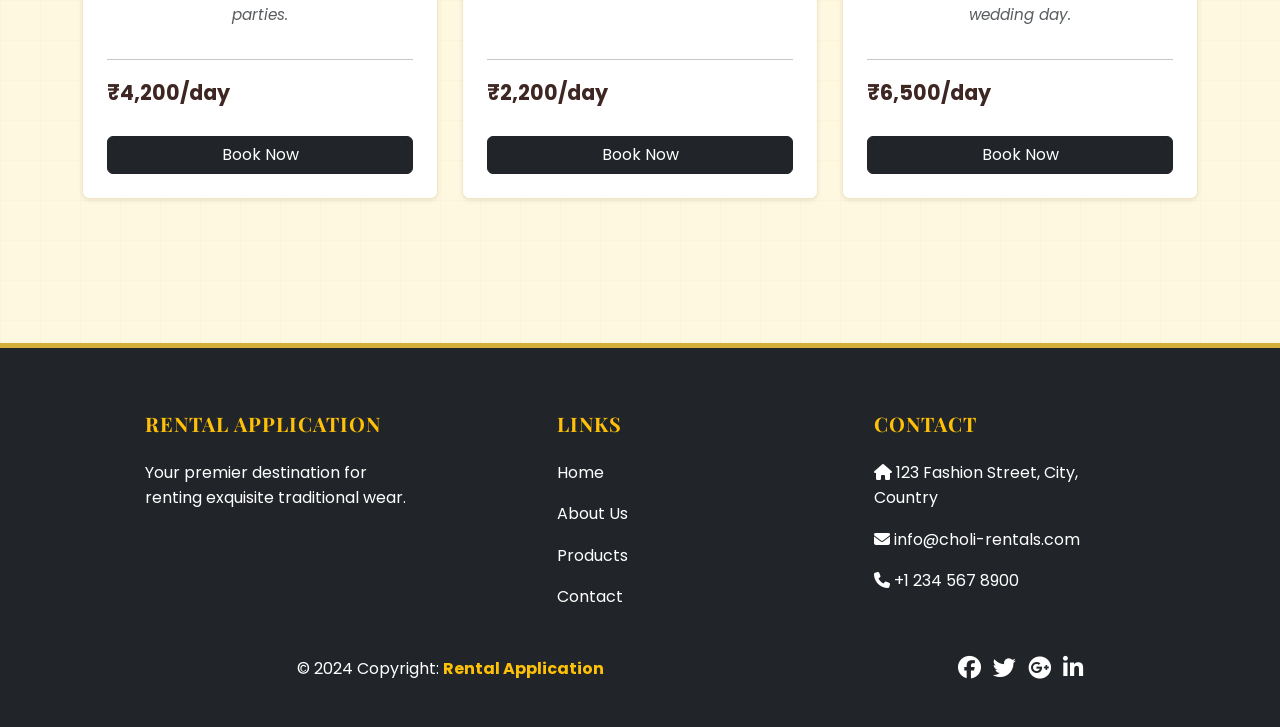
<file: products.html>
<!DOCTYPE html>
<html lang="en">

<head>
    <meta charset="UTF-8">
    <meta name="viewport" content="width=device-width, initial-scale=1.0">
    <title>Our Products - Rental Application</title>
    <!-- Bootstrap 5 CSS -->
    <link href="https://cdn.jsdelivr.net/npm/bootstrap@5.3.0/dist/css/bootstrap.min.css" rel="stylesheet">
    <!-- Font Awesome -->
    <link href="https://cdnjs.cloudflare.com/ajax/libs/font-awesome/6.4.0/css/all.min.css" rel="stylesheet">
    <!-- Custom CSS -->
    <link rel="stylesheet" href="css/style.css">
</head>

<body>

    <!-- Navbar -->
    <nav class="navbar navbar-expand-lg navbar-light fixed-top bg-white">
        <div class="container">
            <a class="navbar-brand" href="index.html"><i class="fas fa-crown me-2"></i>Rental Application</a>
            <button class="navbar-toggler" type="button" data-bs-toggle="collapse" data-bs-target="#navbarNav">
                <span class="navbar-toggler-icon"></span>
            </button>
            <div class="collapse navbar-collapse" id="navbarNav">
                <ul class="navbar-nav ms-auto">
                    <li class="nav-item">
                        <a class="nav-link" href="index.html">Home</a>
                    </li>
                    <li class="nav-item">
                        <a class="nav-link active" aria-current="page" href="products.html">Products</a>
                    </li>
                    <li class="nav-item">
                        <a class="nav-link" href="about.html">About Us</a>
                    </li>
                    <li class="nav-item">
                        <a class="nav-link" href="contact.html">Contact Us</a>
                    </li>
                    <li class="nav-item">
                        <a class="nav-link" href="login.html">Login</a>
                    </li>
                    <li class="nav-item">
                        <a class="nav-link" href="register.html">Register</a>
                    </li>
                </ul>
            </div>
        </div>
    </nav>

    <!-- Header -->
    <div class="hero-section py-5 text-center">
        <h1 class="display-4 fw-bold">Our Collection</h1>
        <p class="lead">Explore the finest range of Cholis and Lehengas.</p>
    </div>

    <!-- Products Grid -->
    <div class="container py-5">

        <div class="row g-4 mb-5">
            <!-- Product 1 -->
            <div class="col-md-4 col-sm-6">
                <div class="card h-100 shadow-sm">
                    <img src="images/royal-velvet-maroon.jpg" class="card-img-top" alt="Royal Velvet Maroon">
                    <div class="card-body d-flex flex-column">
                        <h5 class="card-title">Royal Velvet Maroon</h5>
                        <p class="card-text text-muted flex-grow-1">Exquisite velvet fabric with heavy zardosi
                            embroidery. Perfect for wedding receptions.</p>
                        <hr>
                        <div class="d-flex justify-content-between align-items-center mb-3">
                            <span class="price-tag">₹3,500/day</span>
                        </div>
                        <button class="btn btn-dark w-100" onclick="alert('This feature is currently disabled.');">Book
                            Now</button>
                    </div>
                </div>
            </div>

            <!-- Product 2 -->
            <div class="col-md-4 col-sm-6">
                <div class="card h-100 shadow-sm">
                    <img src="images/emerald-green-silk.jpeg" class="card-img-top" alt="Emerald Green Silk"
                        onerror="this.src='images/placeholder.jpg'; this.style.opacity='0.5';">
                    <div class="card-body d-flex flex-column">
                        <h5 class="card-title">Emerald Green Silk</h5>
                        <p class="card-text text-muted flex-grow-1">Pure silk lehenga with minimal gold thread work.
                            Elegant and lightweight for sangeet.</p>
                        <hr>
                        <div class="d-flex justify-content-between align-items-center mb-3">
                            <span class="price-tag">₹2,800/day</span>
                        </div>
                        <button class="btn btn-dark w-100" onclick="alert('This feature is currently disabled.');">Book
                            Now</button>
                    </div>
                </div>
            </div>

            <!-- Product 3 -->
            <div class="col-md-4 col-sm-6">
                <div class="card h-100 shadow-sm">
                    <img src="images/sunshine-yellow-georgette.jpeg" class="card-img-top" alt="Sunshine Yellow Georgette"
                        onerror="this.src='images/placeholder.jpg'; this.style.opacity='0.5';">
                    <div class="card-body d-flex flex-column">
                        <h5 class="card-title">Sunshine Yellow Georgette</h5>
                        <p class="card-text text-muted flex-grow-1">Bright and flowy georgette fabric with mirror work.
                            Ideal for Haldi ceremonies.</p>
                        <hr>
                        <div class="d-flex justify-content-between align-items-center mb-3">
                            <span class="price-tag">₹1,500/day</span>
                        </div>
                        <button class="btn btn-dark w-100" onclick="alert('This feature is currently disabled.');">Book
                            Now</button>
                    </div>
                </div>
            </div>

            <!-- Product 4 -->
            <div class="col-md-4 col-sm-6">
                <div class="card h-100 shadow-sm">
                    <img src="images/midnight-blue-sequin.jpeg" class="card-img-top" alt="Midnight Blue Sequin"
                        onerror="this.src='images/placeholder.jpg'; this.style.opacity='0.5';">
                    <div class="card-body d-flex flex-column">
                        <h5 class="card-title">Midnight Blue Sequin</h5>
                        <p class="card-text text-muted flex-grow-1">Full sequin work on net fabric. Gives a starry night
                            effect. Great for cocktail parties.</p>
                        <hr>
                        <div class="d-flex justify-content-between align-items-center mb-3">
                            <span class="price-tag">₹4,200/day</span>
                        </div>
                        <button class="btn btn-dark w-100" onclick="alert('This feature is currently disabled.');">Book
                            Now</button>
                    </div>
                </div>
            </div>

            <!-- Product 5 -->
            <div class="col-md-4 col-sm-6">
                <div class="card h-100 shadow-sm">
                    <img src="images/pastel-pink-organza.jpeg" class="card-img-top" alt="Pastel Pink Organza"
                        onerror="this.src='images/placeholder.jpg'; this.style.opacity='0.5';">
                    <div class="card-body d-flex flex-column">
                        <h5 class="card-title">Pastel Pink Organza</h5>
                        <p class="card-text text-muted flex-grow-1">Soft organza with floral print and pearl borders.
                            Very trandy and chic.</p>
                        <hr>
                        <div class="d-flex justify-content-between align-items-center mb-3">
                            <span class="price-tag">₹2,200/day</span>
                        </div>
                        <button class="btn btn-dark w-100" onclick="alert('This feature is currently disabled.');">Book
                            Now</button>
                    </div>
                </div>
            </div>

            <!-- Product 6 -->
            <div class="col-md-4 col-sm-6">
                <div class="card h-100 shadow-sm">
                    <img src="images/classic-red-bridal.jpeg" class="card-img-top" alt="Classic Red Bridal"
                        onerror="this.src='images/placeholder.jpg'; this.style.opacity='0.5';">
                    <div class="card-body d-flex flex-column">
                        <h5 class="card-title">Classic Red Bridal</h5>
                        <p class="card-text text-muted flex-grow-1">The traditional red bridal lehenga with heavy
                            gottapatti work. For the main wedding day.</p>
                        <hr>
                        <div class="d-flex justify-content-between align-items-center mb-3">
                            <span class="price-tag">₹6,500/day</span>
                        </div>
                        <button class="btn btn-dark w-100" onclick="alert('This feature is currently disabled.');">Book
                            Now</button>
                    </div>
                </div>
            </div>

        </div>
    </div>

    <!-- Footer -->
    <footer class="bg-dark text-white pt-5 pb-4 mt-5">
        <div class="container text-center text-md-start">
            <div class="row text-center text-md-start">
                <div class="col-md-3 col-lg-3 col-xl-3 mx-auto mt-3">
                    <h5 class="text-uppercase mb-4 font-weight-bold text-warning">Rental Application</h5>
                    <p>Your premier destination for renting exquisite traditional wear.</p>
                </div>
                <div class="col-md-2 col-lg-2 col-xl-2 mx-auto mt-3">
                    <h5 class="text-uppercase mb-4 font-weight-bold text-warning">Links</h5>
                    <p><a href="index.html" class="text-white" style="text-decoration: none;">Home</a></p>
                    <p><a href="about.html" class="text-white" style="text-decoration: none;">About Us</a></p>
                    <p><a href="products.html" class="text-white" style="text-decoration: none;">Products</a></p>
                    <p><a href="contact.html" class="text-white" style="text-decoration: none;">Contact</a></p>
                </div>
                <div class="col-md-4 col-lg-3 col-xl-3 mx-auto mt-3">
                    <h5 class="text-uppercase mb-4 font-weight-bold text-warning">Contact</h5>
                    <p><i class="fas fa-home mr-3"></i> 123 Fashion Street, City, Country</p>
                    <p><i class="fas fa-envelope mr-3"></i> info@choli-rentals.com</p>
                    <p><i class="fas fa-phone mr-3"></i> +1 234 567 8900</p>
                </div>
            </div>
            <div class="row align-items-center mt-4">
                <div class="col-md-7 col-lg-8">
                    <p class="text-center text-md-left">© 2024 Copyright:
                        <a href="#" style="text-decoration: none;"> <strong class="text-warning">Rental
                                Application</strong></a>
                    </p>
                </div>
                <div class="col-md-5 col-lg-4">
                    <div class="text-center text-md-right">
                        <ul class="list-unstyled list-inline">
                            <li class="list-inline-item">
                                <a href="#" class="btn-floating btn-sm text-white" style="font-size: 23px;"><i
                                        class="fab fa-facebook"></i></a>
                            </li>
                            <li class="list-inline-item">
                                <a href="#" class="btn-floating btn-sm text-white" style="font-size: 23px;"><i
                                        class="fab fa-twitter"></i></a>
                            </li>
                            <li class="list-inline-item">
                                <a href="#" class="btn-floating btn-sm text-white" style="font-size: 23px;"><i
                                        class="fab fa-google-plus"></i></a>
                            </li>
                            <li class="list-inline-item">
                                <a href="#" class="btn-floating btn-sm text-white" style="font-size: 23px;"><i
                                        class="fab fa-linkedin-in"></i></a>
                            </li>
                        </ul>
                    </div>
                </div>
            </div>
        </div>
    </footer>

    <!-- Scripts -->
    <script src="https://code.jquery.com/jquery-3.7.0.min.js"></script>
    <script src="https://cdn.jsdelivr.net/npm/bootstrap@5.3.0/dist/js/bootstrap.bundle.min.js"></script>

</body>

</html>
</file>
<file: css/style.css>
/* Global Styles */
@import url('https://fonts.googleapis.com/css2?family=Playfair+Display:wght@400;700&family=Poppins:wght@300;400;500;600&display=swap');

:root {
    --primary-color: #A50034;
    /* Traditional Crimson/Maroon */
    --secondary-color: #D4AF37;
    /* Antique Gold */
    --accent-color: #FFF8E1;
    /* Warm Cream Background */
    --text-dark: #3E2723;
    /* Deep Brown text for warmth */
    --text-light: #ffffff;
    --transition-speed: 0.3s;
    --card-shadow: 0 4px 15px rgba(165, 0, 52, 0.15);
    /* Subtle reddish shadow */
    --hover-shadow: 0 15px 30px rgba(212, 175, 55, 0.25);
    /* Golden glow on hover */
}

body {
    font-family: 'Poppins', sans-serif;
    color: var(--text-dark);
    background-color: var(--accent-color);
    background-image: linear-gradient(to right, rgba(212, 175, 55, 0.05) 1px, transparent 1px),
        linear-gradient(to bottom, rgba(212, 175, 55, 0.05) 1px, transparent 1px);
    background-size: 40px 40px;
    /* Subtle grid pattern */
    line-height: 1.6;
    padding-top: 100px;
}

h1,
h2,
h3,
h4,
h5,
h6,
.navbar-brand,
.hero-title,
.section-title {
    font-family: 'Playfair Display', serif;
    /* Elegant Serif for headings */
    font-weight: 700;
}

a {
    text-decoration: none;
    color: inherit;
    transition: color var(--transition-speed);
}

a:hover {
    color: var(--primary-color);
}

/* Navbar */
.navbar {
    background: #fff;
    box-shadow: 0 2px 10px rgba(0, 0, 0, 0.1);
    padding: 1rem 0;
    border-bottom: 3px solid var(--secondary-color);
    /* Gold border */
}

.navbar-brand {
    font-weight: 700;
    color: var(--primary-color) !important;
    font-size: 1.8rem;
    letter-spacing: 1px;
}

.nav-link {
    color: var(--text-dark) !important;
    font-weight: 500;
    margin-left: 1rem;
    position: relative;
    padding-bottom: 5px;
    font-family: 'Poppins', sans-serif;
    /* Keep Nav links clean */
    text-transform: uppercase;
    font-size: 0.9rem;
    letter-spacing: 0.5px;
}

.nav-link::after {
    content: '';
    position: absolute;
    width: 0;
    height: 2px;
    bottom: 0;
    left: 0;
    background-color: var(--secondary-color);
    /* Gold underline */
    transition: width var(--transition-speed);
}

.nav-link:hover::after,
.nav-link.active::after {
    width: 100%;
}

.nav-link.active {
    color: var(--primary-color) !important;
}

/* Hero Section */
.hero-section {
    background: linear-gradient(135deg, #880E4F 0%, #BF360C 100%);
    /* Rich Maroon to Rust Orange */
    color: white;
    padding: 120px 0;
    text-align: center;
    position: relative;
    overflow: hidden;
    border-bottom: 5px solid var(--secondary-color);
}

/* Indian Pattern Overlay Effect (CSS Radial) */
.hero-section::before {
    content: '';
    position: absolute;
    top: -50%;
    left: -50%;
    width: 200%;
    height: 200%;
    background-image: radial-gradient(var(--secondary-color) 2px, transparent 2px), radial-gradient(var(--secondary-color) 2px, transparent 2px);
    background-size: 40px 40px;
    background-position: 0 0, 20px 20px;
    opacity: 0.1;
    z-index: 0;
    pointer-events: none;
    animation: pan 60s linear infinite;
}

@keyframes pan {
    from {
        transform: translate(0, 0);
    }

    to {
        transform: translate(-20px, -20px);
    }
}

.hero-section .container {
    position: relative;
    z-index: 2;
}

.hero-title {
    font-size: 4rem;
    font-weight: 700;
    margin-bottom: 1.5rem;
    color: var(--secondary-color);
    /* Gold text */
    text-shadow: 2px 2px 4px rgba(0, 0, 0, 0.5);
}

.hero-subtitle {
    font-size: 1.4rem;
    margin-bottom: 2.5rem;
    opacity: 0.95;
    font-weight: 300;
}

.btn-primary {
    background-color: var(--secondary-color);
    border-color: var(--secondary-color);
    color: #4E342E;
    /* Dark brown text on gold button */
    font-weight: 700;
    padding: 0.85rem 2.5rem;
    border-radius: 5px;
    /* Less rounded, more structured */
    text-transform: uppercase;
    letter-spacing: 1px;
    transition: all var(--transition-speed);
    box-shadow: 0 4px 6px rgba(0, 0, 0, 0.2);
}

.btn-primary:hover {
    background-color: #FFECB3;
    /* Lighter gold */
    border-color: #FFECB3;
    transform: translateY(-3px);
    box-shadow: 0 10px 20px rgba(212, 175, 55, 0.4);
    color: var(--primary-color);
}

/* Featured Products & Cards */
.section-title {
    text-align: center;
    margin-bottom: 4rem;
    color: var(--primary-color);
    position: relative;
    display: inline-block;
}

/* Decorative element under title */
.section-title::after {
    content: '♦';
    /* Diamond symbol */
    display: block;
    font-size: 1.5rem;
    color: var(--secondary-color);
    margin-top: 10px;
}

.section-container {
    text-align: center;
    padding: 5rem 0;
    background-color: transparent;
    /* Let body pattern show */
}

.card {
    border: 1px solid rgba(212, 175, 55, 0.3);
    /* Subtle gold border */
    border-radius: 8px;
    overflow: hidden;
    position: relative;
    box-shadow: var(--card-shadow);
    transition: transform var(--transition-speed), box-shadow var(--transition-speed);
    height: 100%;
    background: #fff;
}

.card:hover {
    transform: translateY(-10px);
    box-shadow: var(--hover-shadow);
    border-color: var(--secondary-color);
}

/* Styles for ACTUAL Images */
.card-img-top {
    width: 100%;
    height: 400px;
    /* Slightly taller for dresses */
    object-fit: contain;
    /* Show the WHOLE image without cropping */
    object-position: top center;
    /* Align to top */
    background-color: #fafafa;
    /* Light gray background for images with white space */
    padding: 10px;
    /* Slight padding to frame the dress */
    transition: transform 0.5s ease;
}

.card:hover .card-img-top {
    transform: scale(1.05);
    /* Slight zoom on hover */
}

/* Placeholder styles (kept for backward compatibility or loading) */
.card-img-placeholder {
    width: 100%;
    height: 350px;
    background-color: #1a1a1a;
    display: flex;
    align-items: center;
    justify-content: center;
    color: var(--secondary-color);
    font-size: 1.2rem;
    position: relative;
    overflow: hidden;
}

.card-img-placeholder::after {
    content: 'View Details';
    position: absolute;
    top: 50%;
    left: 50%;
    transform: translate(-50%, -50%) scale(0);
    background: rgba(165, 0, 52, 0.9);
    /* Maroon overlay */
    padding: 12px 25px;
    border-radius: 4px;
    color: var(--secondary-color);
    font-weight: 600;
    text-transform: uppercase;
    transition: transform var(--transition-speed);
    opacity: 0;
}

.card:hover .card-img-placeholder::after {
    transform: translate(-50%, -50%) scale(1);
    opacity: 1;
}

.card-body {
    padding: 1.5rem;
    text-align: center;
    /* Center align product info */
    background: #fff;
    position: relative;
    z-index: 1;
}

.card-title {
    font-size: 1.25rem;
    font-weight: 700;
    color: var(--primary-color);
    font-family: 'Playfair Display', serif;
}

.card-text {
    color: #666;
    font-size: 0.95rem;
    font-style: italic;
}

.price-tag {
    color: var(--text-dark);
    font-weight: 700;
    font-size: 1.3rem;
    display: block;
    /* Make it block */
    margin-bottom: 10px;
}

/* Forms */
.form-container {
    background: white;
    padding: 3rem;
    border-radius: 8px;
    box-shadow: 0 10px 30px rgba(0, 0, 0, 0.1);
    max-width: 600px;
    margin: 3rem auto;
    border-top: 5px solid var(--primary-color);
    /* Maroon top border */
    color: var(--text-dark);
    position: relative;
    z-index: 10;
}

.form-control {
    border-radius: 4px;
    padding: 0.8rem 1rem;
    border: 1px solid #e0e0e0;
    transition: border-color var(--transition-speed);
    background-color: #fff;
}

.form-control:focus {
    border-color: var(--secondary-color);
    /* Gold focus */
    box-shadow: 0 0 0 0.2rem rgba(212, 175, 55, 0.2);
}

/* Validation Styles */
.is-invalid {
    border-color: #d32f2f !important;
}

.valid-feedback,
.invalid-feedback,
.field-error-text {
    margin-top: 0.5rem;
    font-size: 0.85rem;
    font-weight: 600;
    letter-spacing: 0.5px;
}

.field-error-text {
    color: #d32f2f;
    animation: fadeIn 0.3s ease-in-out;
}

/* Footer */
footer {
    background-color: #261E1C;
    /* Very dark brown */
    color: #e0e0e0;
    padding: 4rem 0;
    margin-top: 5rem;
    border-top: 5px solid var(--secondary-color);
}

footer h5 {
    color: var(--secondary-color);
    margin-bottom: 1.5rem;
    font-family: 'Playfair Display', serif;
    letter-spacing: 1px;
}

footer a {
    color: #aaa;
    transition: color 0.3s;
}

footer a:hover {
    color: var(--secondary-color);
    padding-left: 5px;
    /* Slide effect */
}

/* Responsive */
@media (max-width: 768px) {
    .hero-title {
        font-size: 2.5rem;
    }
}
</file>
